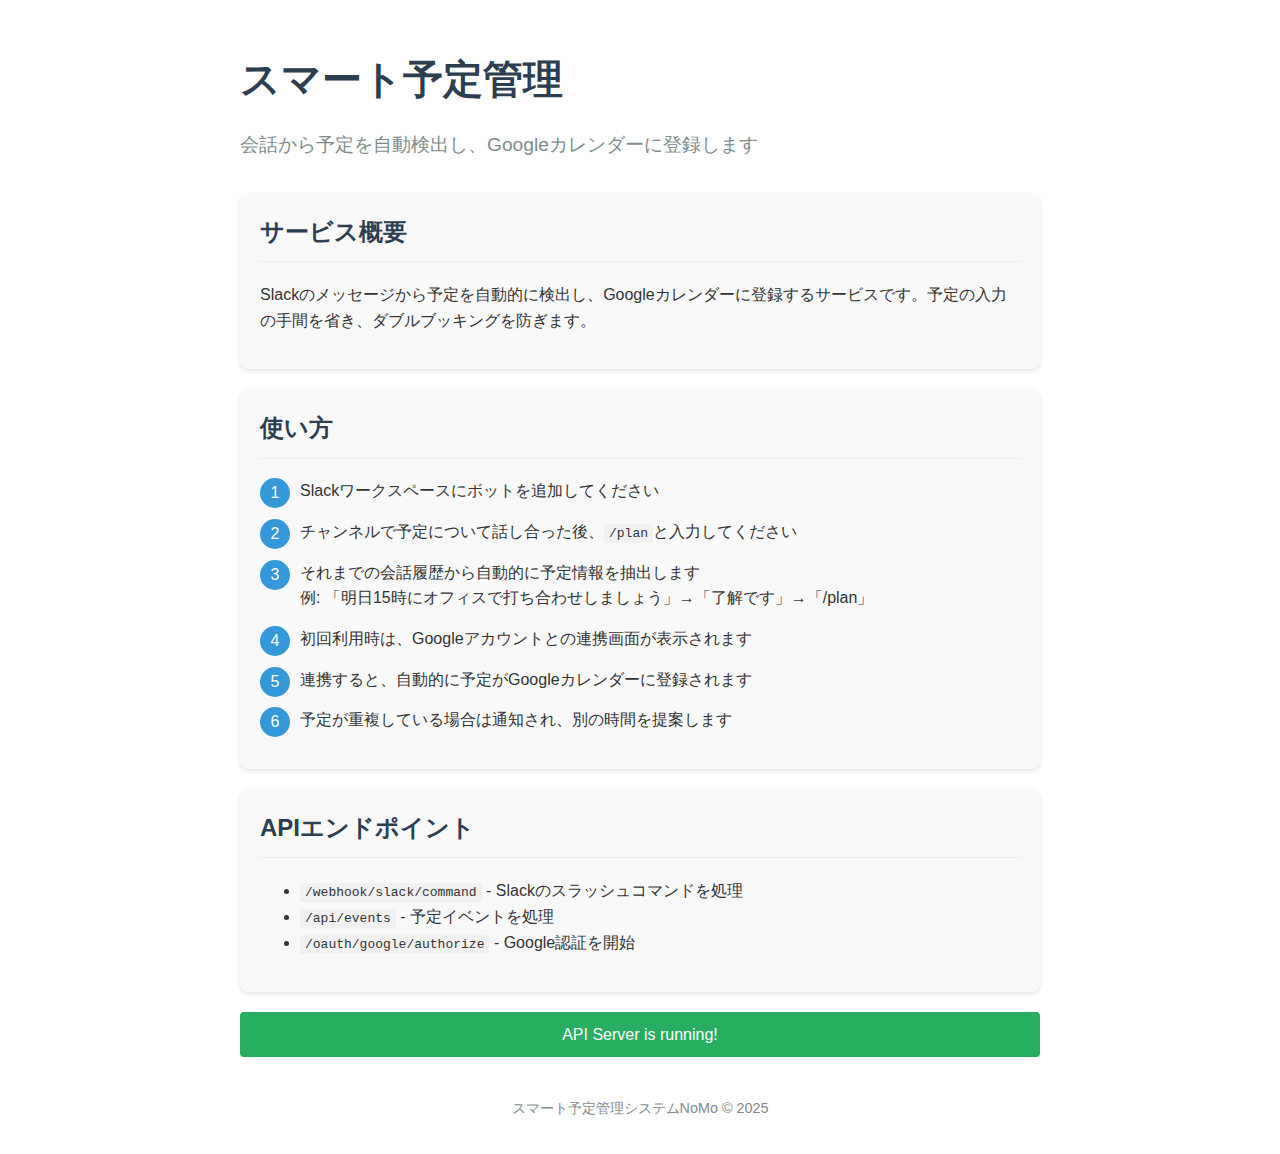
<file: backend/templates/index.html>
<!DOCTYPE html>
<html>
<head>
    <title>スマート予定管理</title>
    <meta charset="utf-8">
    <meta name="viewport" content="width=device-width, initial-scale=1">
    <style>
        body { 
            font-family: 'Helvetica Neue', Arial, sans-serif; 
            line-height: 1.6;
            color: #333;
            max-width: 800px;
            margin: 0 auto;
            padding: 20px;
        }
        h1 { 
            color: #2c3e50; 
            font-size: 2.5rem;
            margin-bottom: 0.5rem;
        }
        .subtitle {
            color: #7f8c8d;
            font-size: 1.2rem;
            margin-bottom: 2rem;
        }
        .card {
            background: #f9f9f9;
            border-radius: 8px;
            padding: 20px;
            margin-bottom: 20px;
            box-shadow: 0 2px 4px rgba(0,0,0,0.1);
        }
        .card h2 {
            color: #2c3e50;
            margin-top: 0;
            border-bottom: 1px solid #eee;
            padding-bottom: 10px;
        }
        .steps {
            counter-reset: step-counter;
            list-style-type: none;
            padding-left: 0;
        }
        .steps li {
            position: relative;
            margin-bottom: 15px;
            padding-left: 40px;
        }
        .steps li:before {
            content: counter(step-counter);
            counter-increment: step-counter;
            position: absolute;
            left: 0;
            width: 30px;
            height: 30px;
            line-height: 30px;
            background-color: #3498db;
            color: white;
            border-radius: 50%;
            text-align: center;
        }
        code {
            background-color: #f1f1f1;
            padding: 2px 5px;
            border-radius: 3px;
            font-family: monospace;
        }
        .api-status {
            background-color: #27ae60;
            color: white;
            padding: 10px;
            margin-top: 20px;
            border-radius: 4px;
            text-align: center;
        }
        footer {
            margin-top: 40px;
            text-align: center;
            color: #7f8c8d;
            font-size: 0.9rem;
        }
        @media (max-width: 600px) {
            h1 { font-size: 2rem; }
            .card { padding: 15px; }
            .steps li { padding-left: 35px; }
        }
    </style>
</head>
<body>
    <h1>スマート予定管理</h1>
    <p class="subtitle">会話から予定を自動検出し、Googleカレンダーに登録します</p>
    
    <div class="card">
        <h2>サービス概要</h2>
        <p>Slackのメッセージから予定を自動的に検出し、Googleカレンダーに登録するサービスです。予定の入力の手間を省き、ダブルブッキングを防ぎます。</p>
    </div>
    
    <div class="card">
        <h2>使い方</h2>
        <ol class="steps">
            <li>Slackワークスペースにボットを追加してください</li>
            <li>チャンネルで予定について話し合った後、<code>/plan</code>と入力してください</li>
            <li>それまでの会話履歴から自動的に予定情報を抽出します<br>例: 「明日15時にオフィスで打ち合わせしましょう」→「了解です」→「/plan」</li>
            <li>初回利用時は、Googleアカウントとの連携画面が表示されます</li>
            <li>連携すると、自動的に予定がGoogleカレンダーに登録されます</li>
            <li>予定が重複している場合は通知され、別の時間を提案します</li>
        </ol>
    </div>
    
    <div class="card">
        <h2>APIエンドポイント</h2>
        <ul>
            <li><code>/webhook/slack/command</code> - Slackのスラッシュコマンドを処理</li>
            <li><code>/api/events</code> - 予定イベントを処理</li>
            <li><code>/oauth/google/authorize</code> - Google認証を開始</li>
        </ul>
    </div>
    
    <div class="api-status">
        API Server is running!
    </div>
    
    <footer>
        <p>スマート予定管理システムNoMo &copy; 2025</p>
    </footer>
</body>
</html>
</file>
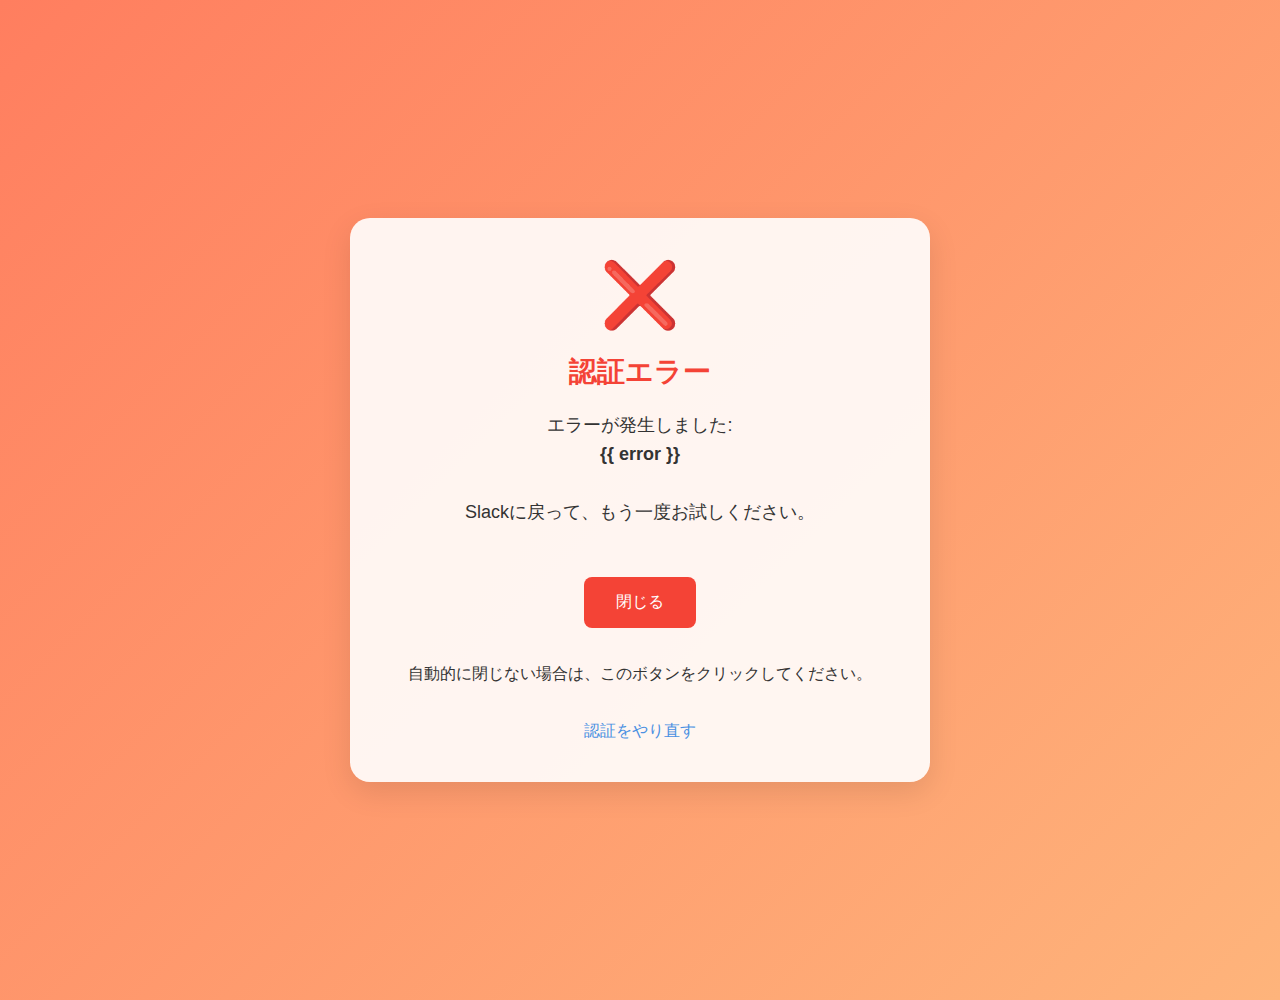
<file: backend/templates/auth_error.html>
<!DOCTYPE html>
<html>
<head>
    <title>認証エラー</title>
    <meta charset="utf-8">
    <meta name="viewport" content="width=device-width, initial-scale=1">
    <style>
        body { 
            font-family: 'Helvetica Neue', Arial, sans-serif; 
            text-align: center; 
            padding: 50px; 
            background: linear-gradient(135deg, #ff7e5f, #feb47b);
            color: white;
            height: 100vh;
            margin: 0;
            display: flex;
            flex-direction: column;
            align-items: center;
            justify-content: center;
        }
        .card {
            background-color: rgba(255, 255, 255, 0.9);
            color: #333;
            border-radius: 20px;
            padding: 40px;
            box-shadow: 0 10px 30px rgba(0, 0, 0, 0.1);
            max-width: 500px;
            width: 90%;
        }
        .error {
            color: #f44336;
            font-size: 28px;
            margin-bottom: 20px;
            font-weight: 600;
        }
        .message { 
            margin-bottom: 30px;
            font-size: 18px;
            line-height: 1.6;
        }
        .close-button { 
            background-color: #f44336;
            border: none;
            color: white;
            padding: 15px 32px;
            text-align: center;
            text-decoration: none;
            display: inline-block;
            font-size: 16px;
            margin: 20px 0;
            cursor: pointer;
            border-radius: 8px;
            transition: all 0.3s ease;
        }
        .close-button:hover {
            background-color: #d32f2f;
            transform: translateY(-2px);
            box-shadow: 0 5px 15px rgba(0, 0, 0, 0.1);
        }
        .icon {
            font-size: 64px;
            margin-bottom: 20px;
        }
        .retry-link {
            color: #4a90e2;
            text-decoration: none;
            margin-top: 20px;
            display: inline-block;
            font-weight: 500;
        }
        .retry-link:hover {
            text-decoration: underline;
        }
    </style>
</head>
<body>
    <div class="card">
        <div class="icon">❌</div>
        <div class="error">認証エラー</div>
        <div class="message">
            エラーが発生しました:<br>
            <strong>{{ error }}</strong><br><br>
            Slackに戻って、もう一度お試しください。
        </div>
        <button class="close-button" onclick="window.close()">閉じる</button>
        <p>自動的に閉じない場合は、このボタンをクリックしてください。</p>
        <a href="/oauth/google/authorize" class="retry-link">認証をやり直す</a>
    </div>

    <script>
        // 10秒後に自動的にウィンドウを閉じる
        setTimeout(function() {
            window.close();
        }, 10000);
    </script>
</body>
</html>
</file>
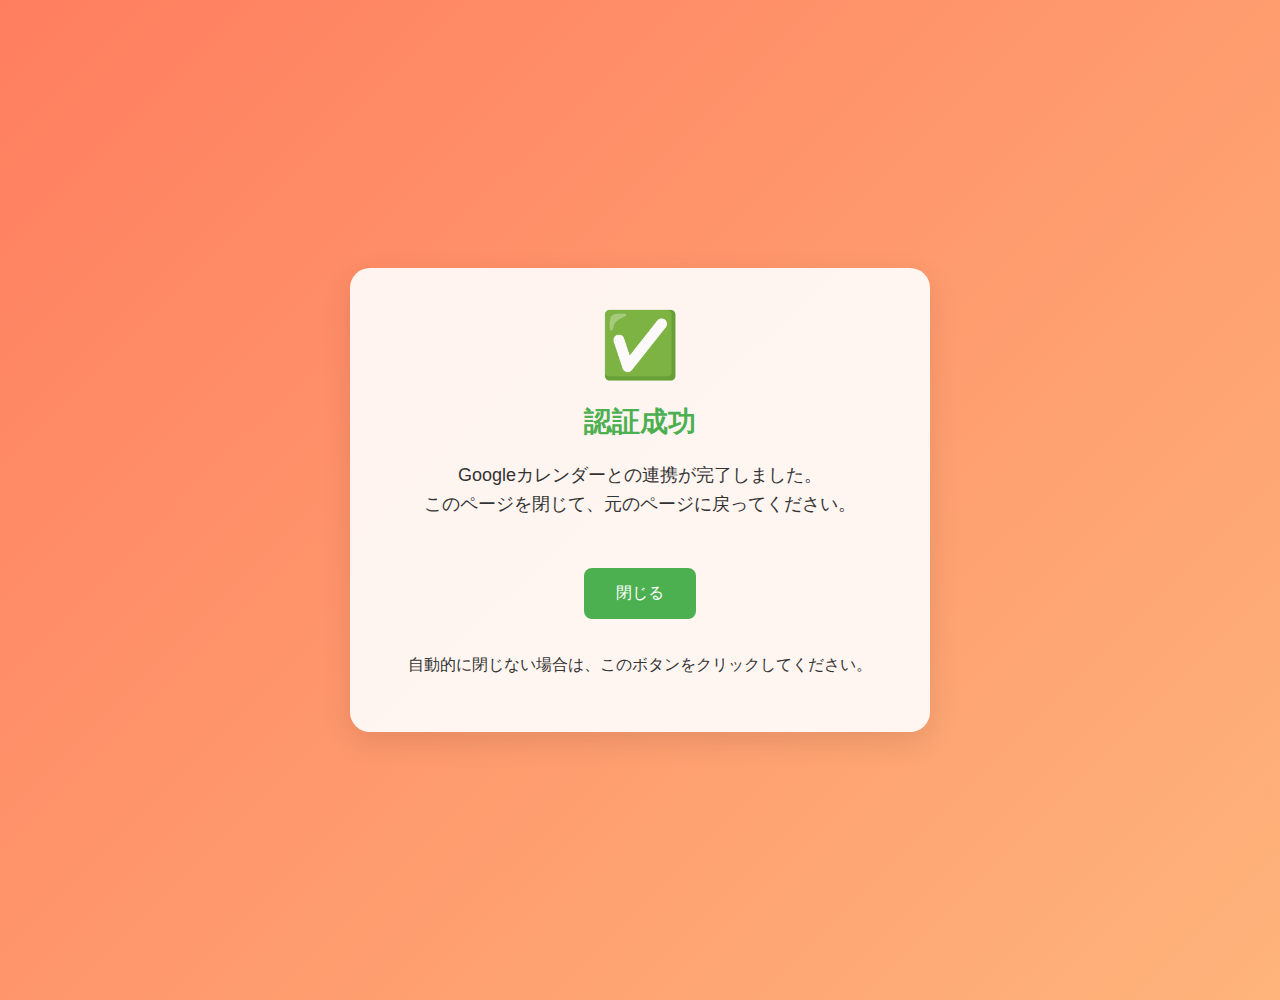
<file: backend/templates/auth_success.html>
<!DOCTYPE html>
<html>
<head>
    <title>認証成功</title>
    <meta charset="utf-8">
    <meta name="viewport" content="width=device-width, initial-scale=1">
    <style>
        body { 
            font-family: 'Helvetica Neue', Arial, sans-serif; 
            text-align: center; 
            padding: 50px; 
            background: linear-gradient(135deg, #ff7e5f, #feb47b);
            color: white;
            height: 100vh;
            margin: 0;
            display: flex;
            flex-direction: column;
            align-items: center;
            justify-content: center;
        }
        .card {
            background-color: rgba(255, 255, 255, 0.9);
            color: #333;
            border-radius: 20px;
            padding: 40px;
            box-shadow: 0 10px 30px rgba(0, 0, 0, 0.1);
            max-width: 500px;
            width: 90%;
        }
        .success {
            color: #4CAF50;
            font-size: 28px;
            margin-bottom: 20px;
            font-weight: 600;
        }
        .message { 
            margin-bottom: 30px;
            font-size: 18px;
            line-height: 1.6;
        }
        .close-button { 
            background-color: #4CAF50;
            border: none;
            color: white;
            padding: 15px 32px;
            text-align: center;
            text-decoration: none;
            display: inline-block;
            font-size: 16px;
            margin: 20px 0;
            cursor: pointer;
            border-radius: 8px;
            transition: all 0.3s ease;
        }
        .close-button:hover {
            background-color: #45a049;
            transform: translateY(-2px);
            box-shadow: 0 5px 15px rgba(0, 0, 0, 0.1);
        }
        .icon {
            font-size: 64px;
            margin-bottom: 20px;
        }
    </style>
</head>
<body>
    <div class="card">
        <div class="icon">✅</div>
        <div class="success">認証成功</div>
        <div class="message">
            Googleカレンダーとの連携が完了しました。<br>
            このページを閉じて、元のページに戻ってください。
        </div>
        <button class="close-button" onclick="window.close()">閉じる</button>
        <p>自動的に閉じない場合は、このボタンをクリックしてください。</p>
    </div>

    <script>
        // 5秒後に自動的にウィンドウを閉じる
        setTimeout(function() {
            window.close();
        }, 5000);
    </script>
</body>
</html>
</file>
